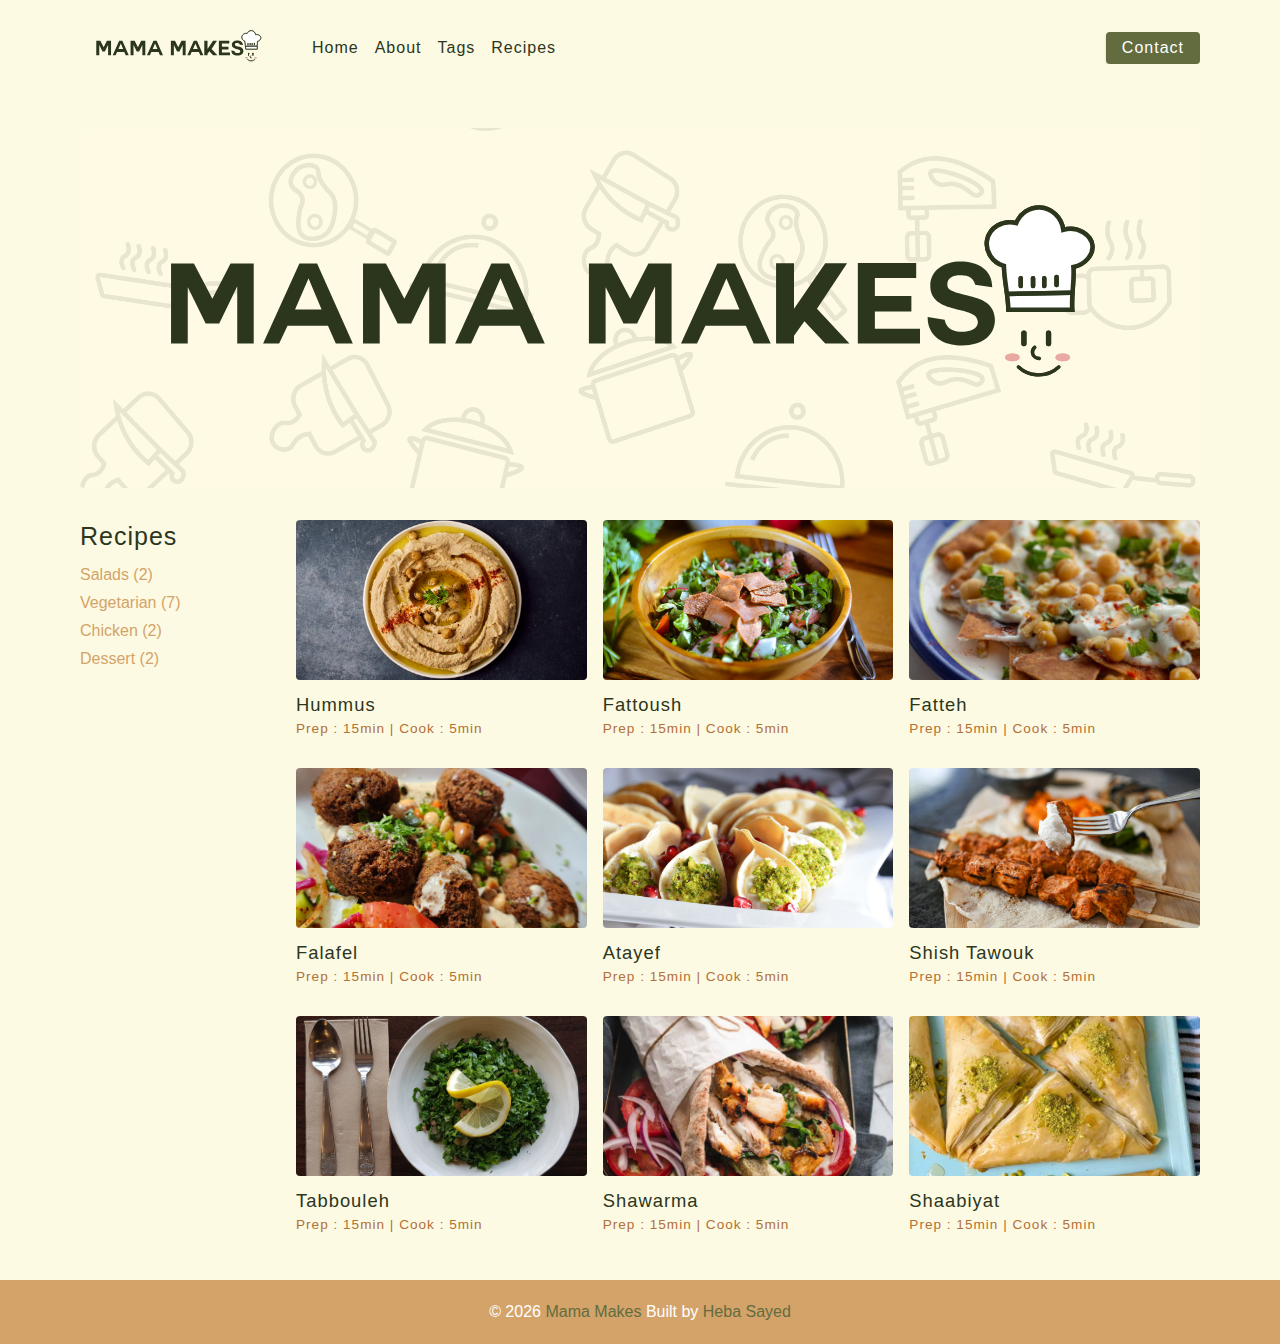
<file: index.html>
<!DOCTYPE html>
<html lang="en">
  <head>
    <meta charset="UTF-8" />
    <meta http-equiv="X-UA-Compatible" content="IE=edge" />
    <meta name="viewport" content="width=device-width, initial-scale=1.0" />
    <title>Simply Recipes</title>
    <!-- favicon -->
    <link rel="shortcut icon" href="./assets/favicon.ico" type="image/x-icon" />
    <!-- normalize -->
    <link rel="stylesheet" href="./css/normalize.css" />
    <!-- font-awesome -->
    <link
      rel="stylesheet"
      href="https://cdnjs.cloudflare.com/ajax/libs/font-awesome/5.14.0/css/all.min.css"
    />
    <!-- main css -->
    <link rel="stylesheet" href="./css/main.css" />
  </head>
  <body>
    <!-- nav  -->
    <nav class="navbar">
      <div class="nav-center">
        <div class="nav-header">
          <a href="index.html" class="nav-logo">
            <img src="./assets/logo.svg" alt="simply recipes" />
          </a>
          <button class="nav-btn btn">
            <i class="fas fa-align-justify"></i>
          </button>
        </div>
        <div class="nav-links">
          <a href="index.html" class="nav-link"> home </a>
          <a href="about.html" class="nav-link"> about </a>
          <a href="tags.html" class="nav-link"> tags </a>
          <a href="recipes.html" class="nav-link"> recipes </a>

          <div class="nav-link contact-link">
            <a href="contact.html" class="btn"> contact </a>
          </div>
        </div>
      </div>
    </nav>
    <!-- end of nav -->
    <!-- main -->
    <main class="page">
      <!-- header -->
      <header class="hero">
        <div class="hero-container">
          <div class="hero-svg">
            <img src="assets/logo.svg" alt="Mama Makes" />
          </div>
        </div>
      </header>
      <!-- end of header -->
      <section class="recipes-container">
        <!-- tag container -->
        <div class="tags-container">
          <h4>recipes</h4>
          <div class="tags-list">
            <a href="salads.html">Salads (2)</a>
            <a href="vegetarian.html">Vegetarian (7)</a>
            <a href="chicken.html">Chicken (2)</a>
            <a href="dessert.html">Dessert (2)</a>
          </div>
        </div>
        <!-- end of tag container -->
        <!-- recipes list -->
        <div class="recipes-list">
          <!-- single recipe -->
          <a href="hummus.html" class="recipe">
            <img
              src="./assets/recipes/hummus.jpeg"
              class="img recipe-img"
              alt=""
            />
            <h5>Hummus</h5>
            <p>Prep : 15min | Cook : 5min</p>
          </a>
          <!-- end of single recipe -->
          <!-- single recipe -->
          <a href="fattoush.html" class="recipe">
            <img
              src="./assets/recipes/fattoush.jpeg"
              class="img recipe-img"
              alt=""
            />
            <h5>Fattoush</h5>
            <p>Prep : 15min | Cook : 5min</p>
          </a>
          <!-- end of single recipe -->
          <!-- single recipe -->
          <a href="single-recipe.html" class="recipe">
            <img
              src="./assets/recipes/fatteh.jpeg"
              class="img recipe-img"
              alt=""
            />
            <h5>Fatteh</h5>
            <p>Prep : 15min | Cook : 5min</p>
          </a>
          <!-- end of single recipe -->
          <!-- single recipe -->
          <a href="single-recipe.html" class="recipe">
            <img
              src="./assets/recipes/falafel.jpeg"
              class="img recipe-img"
              alt=""
            />
            <h5>Falafel</h5>
            <p>Prep : 15min | Cook : 5min</p>
          </a>
          <!-- end of single recipe -->
          <!-- single recipe -->
          <a href="single-recipe.html" class="recipe">
            <img
              src="./assets/recipes/atayef.jpeg"
              class="img recipe-img"
              alt=""
            />
            <h5>Atayef</h5>
            <p>Prep : 15min | Cook : 5min</p>
          </a>
          <!-- end of single recipe -->
          <!-- single recipe -->
          <a href="single-recipe.html" class="recipe">
            <img
              src="./assets/recipes/Shishtawouk.jpeg"
              class="img recipe-img"
              alt=""
            />
            <h5>Shish Tawouk</h5>
            <p>Prep : 15min | Cook : 5min</p>
          </a>
          <!-- end of single recipe -->
          <!-- single recipe -->
          <a href="single-recipe.html" class="recipe">
            <img
              src="./assets/recipes/tabbouleh.jpeg"
              class="img recipe-img"
              alt=""
            />
            <h5>Tabbouleh</h5>
            <p>Prep : 15min | Cook : 5min</p>
          </a>
          <!-- end of single recipe -->
          <!-- single recipe -->
          <a href="single-recipe.html" class="recipe">
            <img
              src="./assets/recipes/shawarma.jpeg"
              class="img recipe-img"
              alt=""
            />
            <h5>Shawarma</h5>
            <p>Prep : 15min | Cook : 5min</p>
          </a>
          <!-- end of single recipe -->
          <!-- single recipe -->
          <a href="single-recipe.html" class="recipe">
            <img
              src="./assets/recipes/shaabiyat.jpeg"
              class="img recipe-img"
              alt=""
            />
            <h5>Shaabiyat</h5>
            <p>Prep : 15min | Cook : 5min</p>
          </a>
          <!-- end of single recipe -->
        </div>
        <!-- end of recipes list -->
      </section>
    </main>
    <!-- end of main -->
    <!-- footer -->
    <footer class="page-footer">
      <p>
        &copy; <span id="date"></span>
        <span class="footer-logo">Mama Makes</span> Built by
        <a href="https://www.hebasayed.com/">Heba Sayed</a>
      </p>
    </footer>
    <script src="./js/app.js"></script>
  </body>
</html>
</file>
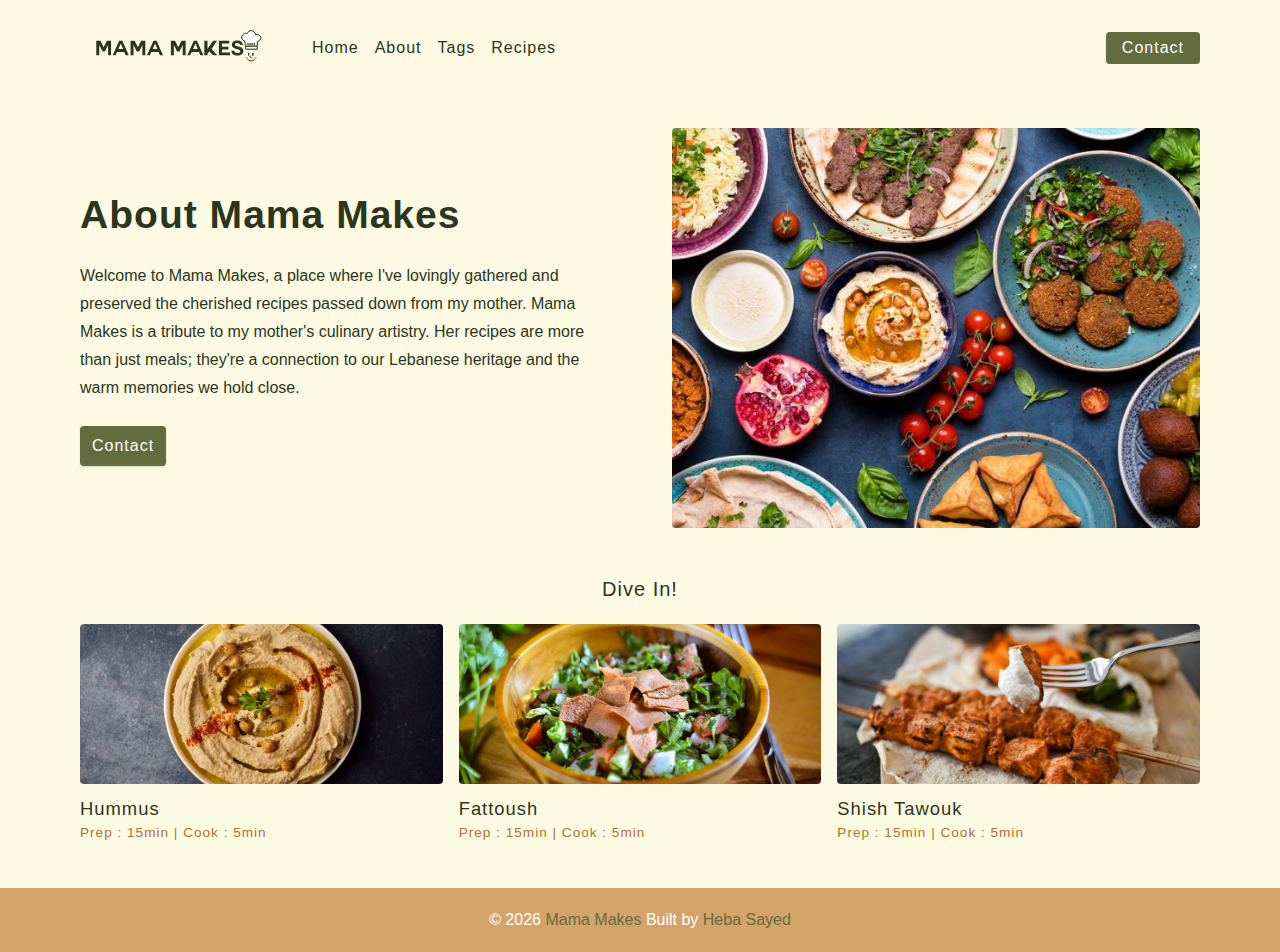
<file: about.html>
<!DOCTYPE html>
<html lang="en">
  <head>
    <meta charset="UTF-8" />
    <meta http-equiv="X-UA-Compatible" content="IE=edge" />
    <meta name="viewport" content="width=device-width, initial-scale=1.0" />
    <title>About</title>
    <!-- favicon -->
    <link rel="shortcut icon" href="./assets/favicon.ico" type="image/x-icon" />
    <!-- normalize -->
    <link rel="stylesheet" href="./css/normalize.css" />
    <!-- font-awesome -->
    <link
      rel="stylesheet"
      href="https://cdnjs.cloudflare.com/ajax/libs/font-awesome/5.14.0/css/all.min.css"
    />
    <!-- main css -->
    <link rel="stylesheet" href="./css/main.css" />
  </head>
  <body>
    <!-- nav  -->
    <nav class="navbar">
      <div class="nav-center">
        <div class="nav-header">
          <a href="index.html" class="nav-logo">
            <img src="./assets/logo.svg" alt="simply recipes" />
          </a>
          <button class="nav-btn btn">
            <i class="fas fa-align-justify"></i>
          </button>
        </div>
        <div class="nav-links">
          <a href="index.html" class="nav-link"> home </a>
          <a href="about.html" class="nav-link"> about </a>
          <a href="tags.html" class="nav-link"> tags </a>
          <a href="recipes.html" class="nav-link"> recipes </a>

          <div class="nav-link contact-link">
            <a href="contact.html" class="btn"> contact </a>
          </div>
        </div>
      </div>
    </nav>
    <!-- end of nav -->
    <main class="page">
      <section class="about-page">
        <article>
          <h2>About Mama Makes</h2>
          <p>
            Welcome to Mama Makes, a place where I've lovingly gathered and
            preserved the cherished recipes passed down from my mother. Mama
            Makes is a tribute to my mother's culinary artistry. Her recipes are
            more than just meals; they're a connection to our Lebanese heritage
            and the warm memories we hold close.
          </p>

          <a href="contact.html" class="btn"> contact </a>
        </article>
        <!-- needs fixes -->
        <img
          src="./assets/about.jpeg"
          alt="Person Pouring Salt in Bowl"
          class="img about-img"
        />
      </section>
      <section class="featured-recipes">
        <h5 class="featured-title">Dive in!</h5>
        <div class="recipes-list">
          <!-- single recipe -->
          <a href="hummus.html" class="recipe">
            <img
              src="./assets/recipes/hummus.jpeg"
              class="img recipe-img"
              alt=""
            />
            <h5>Hummus</h5>
            <p>Prep : 15min | Cook : 5min</p>
          </a>
          <!-- end of single recipe -->
          <!-- single recipe -->
          <a href="fattoush.html" class="recipe">
            <img
              src="./assets/recipes/fattoush.jpeg"
              class="img recipe-img"
              alt=""
            />
            <h5>Fattoush</h5>
            <p>Prep : 15min | Cook : 5min</p>
          </a>
          <!-- end of single recipe -->
          <!-- single recipe -->
          <a href="shishtawouk.html" class="recipe">
            <img
              src="./assets/recipes/Shishtawouk.jpeg"
              class="img recipe-img"
              alt=""
            />
            <h5>Shish Tawouk</h5>
            <p>Prep : 15min | Cook : 5min</p>
          </a>
          <!-- end of single recipe -->
        </div>
      </section>
    </main>
    <!-- footer -->
    <footer class="page-footer">
      <p>
        &copy; <span id="date"></span>
        <span class="footer-logo">Mama Makes</span> Built by
        <a href="https://www.hebasayed.com/">Heba Sayed</a>
      </p>
    </footer>
    <script src="./js/app.js"></script>
  </body>
</html>
</file>
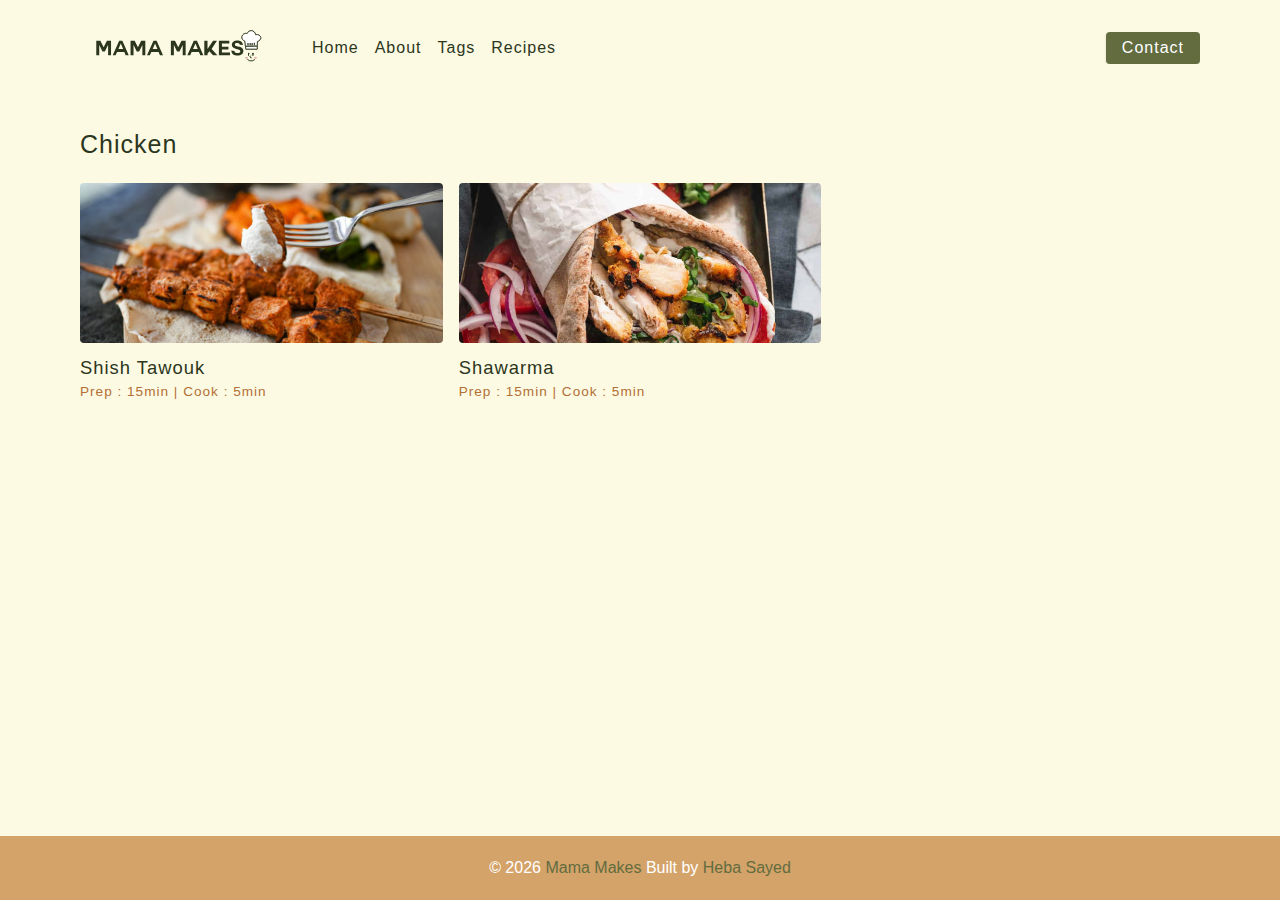
<file: chicken.html>
<!DOCTYPE html>
<html lang="en">
  <head>
    <meta charset="UTF-8" />
    <meta http-equiv="X-UA-Compatible" content="IE=edge" />
    <meta name="viewport" content="width=device-width, initial-scale=1.0" />
    <title>Recipe Template</title>
    <!-- favicon -->
    <link rel="shortcut icon" href="./assets/favicon.ico" type="image/x-icon" />
    <!-- normalize -->
    <link rel="stylesheet" href="./css/normalize.css" />
    <!-- font-awesome -->
    <link
      rel="stylesheet"
      href="https://cdnjs.cloudflare.com/ajax/libs/font-awesome/5.14.0/css/all.min.css"
    />
    <!-- main css -->
    <link rel="stylesheet" href="./css/main.css" />
  </head>
  <body>
    <!-- nav  -->
    <nav class="navbar">
      <div class="nav-center">
        <div class="nav-header">
          <a href="index.html" class="nav-logo">
            <img src="./assets/logo.svg" alt="simply recipes" />
          </a>
          <button class="nav-btn btn">
            <i class="fas fa-align-justify"></i>
          </button>
        </div>
        <div class="nav-links">
          <a href="index.html" class="nav-link"> home </a>
          <a href="about.html" class="nav-link"> about </a>
          <a href="tags.html" class="nav-link"> tags </a>
          <a href="recipes.html" class="nav-link"> recipes </a>

          <div class="nav-link contact-link">
            <a href="contact.html" class="btn"> contact </a>
          </div>
        </div>
      </div>
    </nav>
    <!-- end of nav -->
    <main class="page">
      <div class="featured-recipes">
        <h4>Chicken</h4>
        <!-- recipes list -->
        <div class="recipes-list">
          <!-- single recipe -->
          <a href="single-recipe.html" class="recipe">
            <img
              src="./assets/recipes/Shishtawouk.jpeg"
              class="img recipe-img"
              alt=""
            />
            <h5>Shish Tawouk</h5>
            <p>Prep : 15min | Cook : 5min</p>
          </a>
          <!-- end of single recipe -->

          <!-- single recipe -->
          <a href="single-recipe.html" class="recipe">
            <img
              src="./assets/recipes/shawarma.jpeg"
              class="img recipe-img"
              alt=""
            />
            <h5>Shawarma</h5>
            <p>Prep : 15min | Cook : 5min</p>
          </a>
          <!-- end of single recipe -->
        </div>
        <!-- end of recipe list -->
      </div>
    </main>
    <!-- footer -->
    <footer class="page-footer">
      <p>
        &copy; <span id="date"></span>
        <span class="footer-logo">Mama Makes</span> Built by
        <a href="https://www.hebasayed.com/">Heba Sayed</a>
      </p>
    </footer>
    <script src="./js/app.js"></script>
  </body>
</html>
</file>
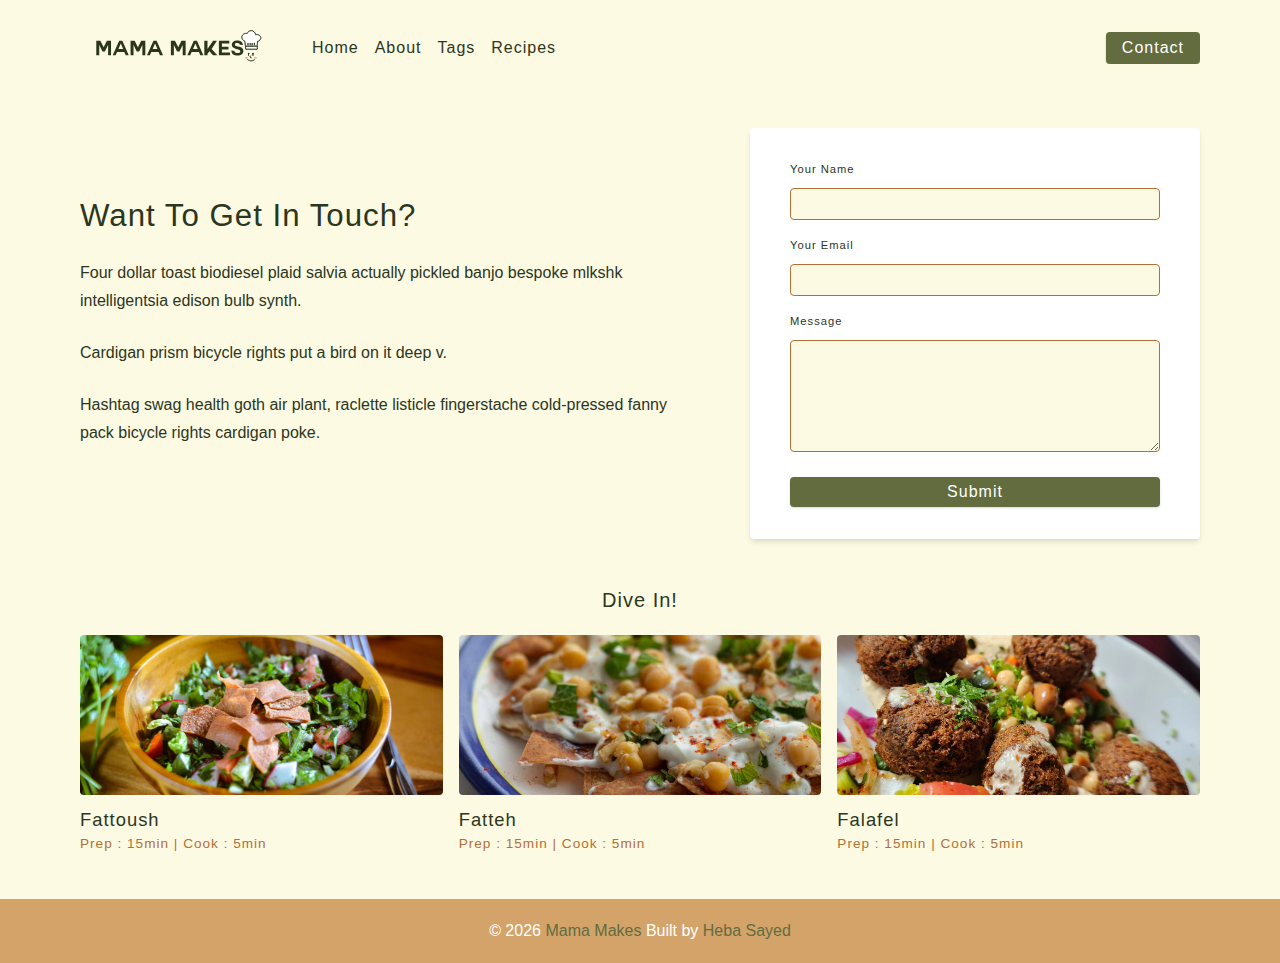
<file: contact.html>
<!DOCTYPE html>
<html lang="en">
  <head>
    <meta charset="UTF-8" />
    <meta http-equiv="X-UA-Compatible" content="IE=edge" />
    <meta name="viewport" content="width=device-width, initial-scale=1.0" />
    <title>Contact</title>
    <!-- favicon -->
    <link rel="shortcut icon" href="./assets/favicon.ico" type="image/x-icon" />
    <!-- normalize -->
    <link rel="stylesheet" href="./css/normalize.css" />
    <!-- font-awesome -->
    <link
      rel="stylesheet"
      href="https://cdnjs.cloudflare.com/ajax/libs/font-awesome/5.14.0/css/all.min.css"
    />
    <!-- main css -->
    <link rel="stylesheet" href="./css/main.css" />
  </head>
  <body>
    <!-- nav  -->
    <nav class="navbar">
      <div class="nav-center">
        <div class="nav-header">
          <a href="index.html" class="nav-logo">
            <img src="./assets/logo.svg" alt="simply recipes" />
          </a>
          <button class="nav-btn btn">
            <i class="fas fa-align-justify"></i>
          </button>
        </div>
        <div class="nav-links">
          <a href="index.html" class="nav-link"> home </a>
          <a href="about.html" class="nav-link"> about </a>
          <a href="tags.html" class="nav-link"> tags </a>
          <a href="recipes.html" class="nav-link"> recipes </a>

          <div class="nav-link contact-link">
            <a href="contact.html" class="btn"> contact </a>
          </div>
        </div>
      </div>
    </nav>
    <!-- end of nav -->
    <main class="page">
      <section class="contact-container">
        <article class="contact-info">
          <h3>Want To Get In Touch?</h3>
          <p>
            Four dollar toast biodiesel plaid salvia actually pickled banjo
            bespoke mlkshk intelligentsia edison bulb synth.
          </p>
          <p>Cardigan prism bicycle rights put a bird on it deep v.</p>
          <p>
            Hashtag swag health goth air plant, raclette listicle fingerstache
            cold-pressed fanny pack bicycle rights cardigan poke.
          </p>
        </article>
        <article>
          <form class="form contact-form">
            <div class="form-row">
              <label html="name" class="form-label">your name</label>
              <input type="text" name="name" id="name" class="form-input" />
            </div>
            <div class="form-row">
              <label html="email" class="form-label">your email</label>
              <input type="text" name="email" id="email" class="form-input" />
            </div>
            <div class="form-row">
              <label html="message" class="form-label">message</label>
              <textarea
                name="message"
                id="message"
                class="form-textarea"
              ></textarea>
            </div>
            <button type="submit" class="btn btn-block">submit</button>
          </form>
        </article>
      </section>
      <!-- featured recipes -->
      <section class="featured-recipes">
        <h5 class="featured-title">Dive in!</h5>
        <div class="recipes-list">
          <!-- single recipe -->
          <a href="single-recipe.html" class="recipe">
            <img
              src="./assets/recipes/fattoush.jpeg"
              class="img recipe-img"
              alt=""
            />
            <h5>Fattoush</h5>
            <p>Prep : 15min | Cook : 5min</p>
          </a>
          <!-- end of single recipe -->
          <!-- single recipe -->
          <a href="single-recipe.html" class="recipe">
            <img
              src="./assets/recipes/fatteh.jpeg"
              class="img recipe-img"
              alt=""
            />
            <h5>Fatteh</h5>
            <p>Prep : 15min | Cook : 5min</p>
          </a>
          <!-- end of single recipe -->
          <!-- single recipe -->
          <a href="single-recipe.html" class="recipe">
            <img
              src="./assets/recipes/falafel.jpeg"
              class="img recipe-img"
              alt=""
            />
            <h5>Falafel</h5>
            <p>Prep : 15min | Cook : 5min</p>
          </a>
          <!-- end of single recipe -->
        </div>
      </section>
    </main>
    <!-- footer -->
    <footer class="page-footer">
      <p>
        &copy; <span id="date"></span>
        <span class="footer-logo">Mama Makes</span> Built by
        <a href="https://www.hebasayed.com/">Heba Sayed</a>
      </p>
    </footer>
    <script src="./js/app.js"></script>
  </body>
</html>
</file>
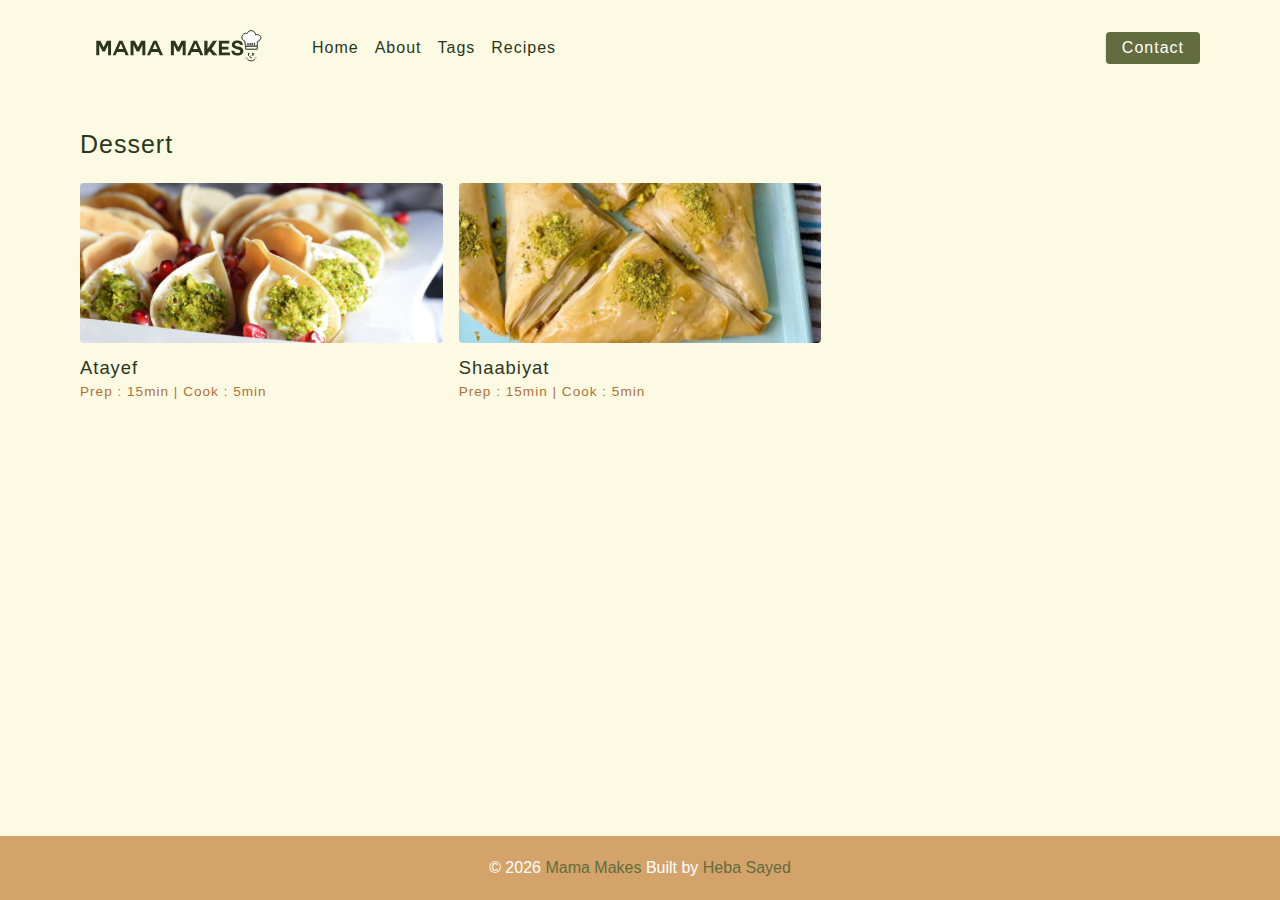
<file: dessert.html>
<!DOCTYPE html>
<html lang="en">
  <head>
    <meta charset="UTF-8" />
    <meta http-equiv="X-UA-Compatible" content="IE=edge" />
    <meta name="viewport" content="width=device-width, initial-scale=1.0" />
    <title>Recipe Template</title>
    <!-- favicon -->
    <link rel="shortcut icon" href="./assets/favicon.ico" type="image/x-icon" />
    <!-- normalize -->
    <link rel="stylesheet" href="./css/normalize.css" />
    <!-- font-awesome -->
    <link
      rel="stylesheet"
      href="https://cdnjs.cloudflare.com/ajax/libs/font-awesome/5.14.0/css/all.min.css"
    />
    <!-- main css -->
    <link rel="stylesheet" href="./css/main.css" />
  </head>
  <body>
    <!-- nav  -->
    <nav class="navbar">
      <div class="nav-center">
        <div class="nav-header">
          <a href="index.html" class="nav-logo">
            <img src="./assets/logo.svg" alt="simply recipes" />
          </a>
          <button class="nav-btn btn">
            <i class="fas fa-align-justify"></i>
          </button>
        </div>
        <div class="nav-links">
          <a href="index.html" class="nav-link"> home </a>
          <a href="about.html" class="nav-link"> about </a>
          <a href="tags.html" class="nav-link"> tags </a>
          <a href="recipes.html" class="nav-link"> recipes </a>

          <div class="nav-link contact-link">
            <a href="contact.html" class="btn"> contact </a>
          </div>
        </div>
      </div>
    </nav>
    <!-- end of nav -->
    <main class="page">
      <div class="featured-recipes">
        <h4>Dessert</h4>
        <!-- recipes list -->
        <div class="recipes-list">
          <!-- single recipe -->
          <a href="single-recipe.html" class="recipe">
            <img
              src="./assets/recipes/atayef.jpeg"
              class="img recipe-img"
              alt=""
            />
            <h5>Atayef</h5>
            <p>Prep : 15min | Cook : 5min</p>
          </a>
          <!-- end of single recipe -->

          <!-- single recipe -->
          <a href="single-recipe.html" class="recipe">
            <img
              src="./assets/recipes/shaabiyat.jpeg"
              class="img recipe-img"
              alt=""
            />
            <h5>Shaabiyat</h5>
            <p>Prep : 15min | Cook : 5min</p>
          </a>
          <!-- end of single recipe -->
        </div>
        <!-- end of recipe list -->
      </div>
    </main>
    <!-- footer -->
    <footer class="page-footer">
      <p>
        &copy; <span id="date"></span>
        <span class="footer-logo">Mama Makes</span> Built by
        <a href="https://www.hebasayed.com/">Heba Sayed</a>
      </p>
    </footer>
    <script src="./js/app.js"></script>
  </body>
</html>
</file>
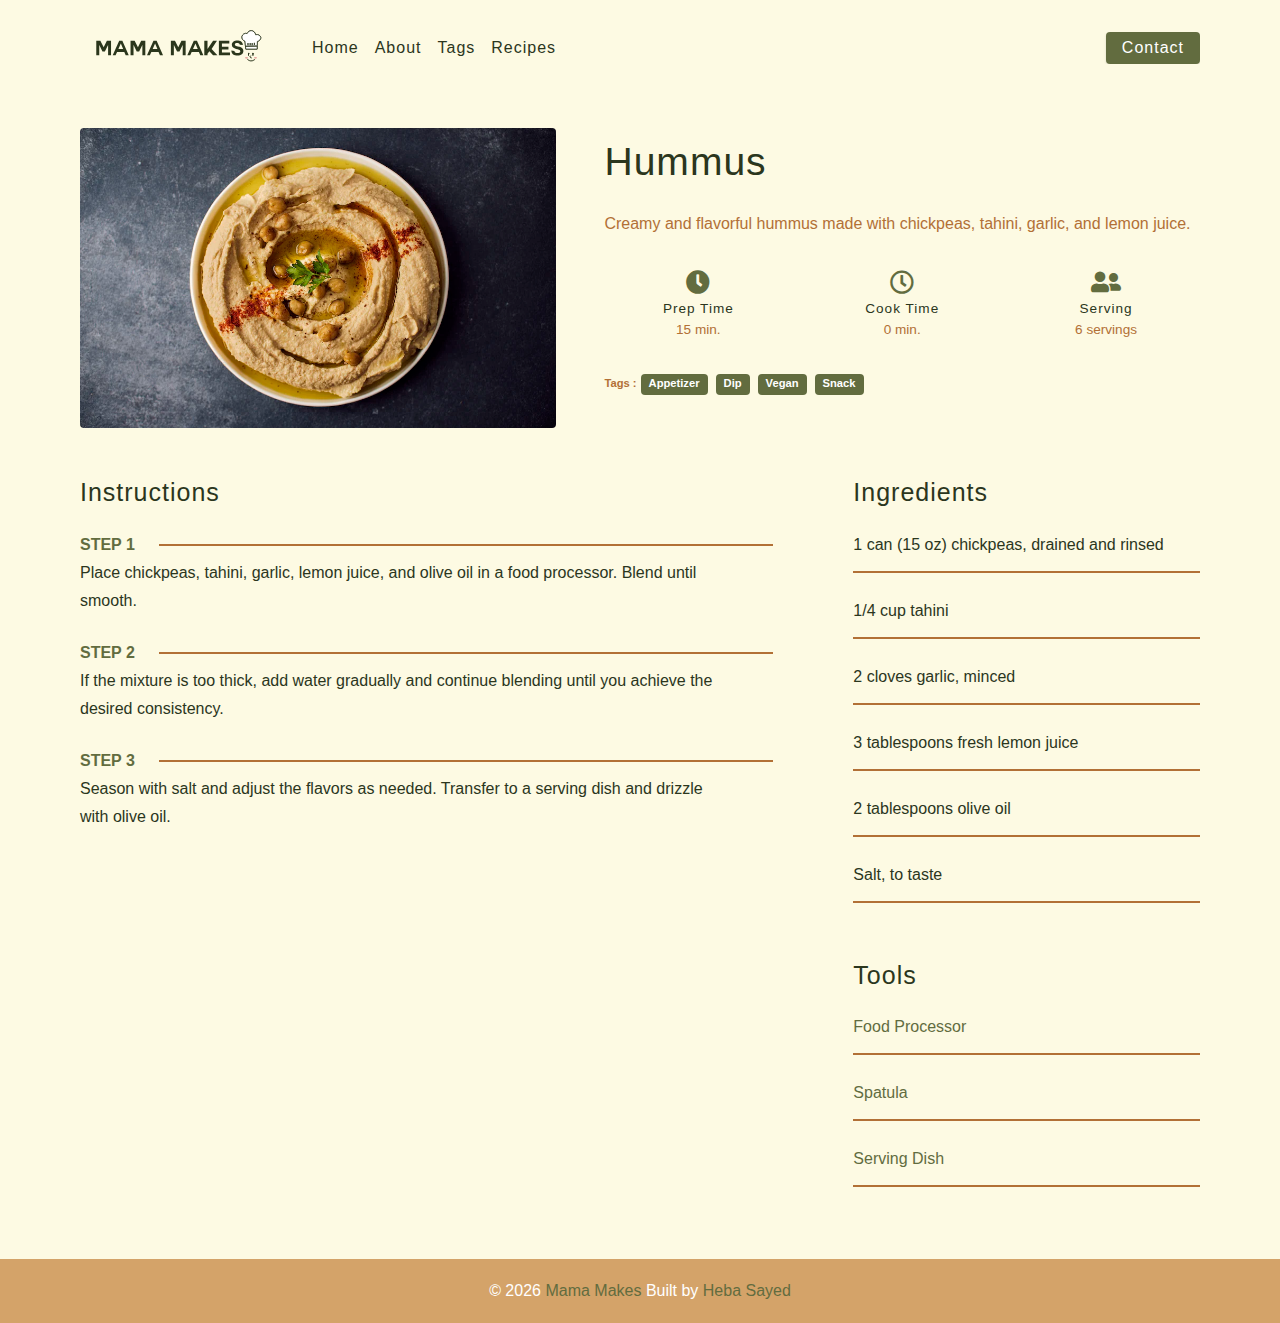
<file: fattoush.html>
<!DOCTYPE html>
<html lang="en">
  <head>
    <meta charset="UTF-8" />
    <meta http-equiv="X-UA-Compatible" content="IE=edge" />
    <meta name="viewport" content="width=device-width, initial-scale=1.0" />
    <title>Hummus Recipe</title>
    <!-- favicon -->
    <link rel="shortcut icon" href="./assets/favicon.ico" type="image/x-icon" />
    <!-- normalize -->
    <link rel="stylesheet" href="./css/normalize.css" />
    <!-- font-awesome -->
    <link
      rel="stylesheet"
      href="https://cdnjs.cloudflare.com/ajax/libs/font-awesome/5.14.0/css/all.min.css"
    />
    <!-- main css -->
    <link rel="stylesheet" href="./css/main.css" />
  </head>
  <body>
    <!-- nav  -->
    <nav class="navbar">
      <div class="nav-center">
        <div class="nav-header">
          <a href="index.html" class="nav-logo">
            <img src="./assets/logo.svg" alt="simply recipes" />
          </a>
          <button class="nav-btn btn">
            <i class="fas fa-align-justify"></i>
          </button>
        </div>
        <div class="nav-links">
          <a href="index.html" class="nav-link"> home </a>
          <a href="about.html" class="nav-link"> about </a>
          <a href="tags.html" class="nav-link"> tags </a>
          <a href="recipes.html" class="nav-link"> recipes </a>

          <div class="nav-link contact-link">
            <a href="contact.html" class="btn"> contact </a>
          </div>
        </div>
      </div>
    </nav>
    <!-- end of nav -->
    <main class="page">
      <div class="recipe-page">
        <section class="recipe-hero">
          <img src="./assets/recipes/hummus.jpeg" class="img recipe-hero-img" />
          <article class="recipe-info">
            <h2>Hummus</h2>
            <p>
              Creamy and flavorful hummus made with chickpeas, tahini, garlic,
              and lemon juice.
            </p>
            <div class="recipe-icons">
              <article>
                <i class="fas fa-clock"></i>
                <h5>prep time</h5>
                <p>15 min.</p>
              </article>
              <article>
                <i class="far fa-clock"></i>
                <h5>cook time</h5>
                <p>0 min.</p>
              </article>
              <article>
                <i class="fas fa-user-friends"></i>
                <h5>serving</h5>
                <p>6 servings</p>
              </article>
            </div>
            <p class="recipe-tags">
              Tags : <a href="tag-template.html">appetizer</a>
              <a href="tag-template.html">dip</a>
              <a href="tag-template.html">vegan</a>
              <a href="tag-template.html">snack</a>
            </p>
          </article>
        </section>
        <!-- content -->
        <section class="recipe-content">
          <article>
            <h4>instructions</h4>
            <!-- single instruction -->
            <div class="single-instruction">
              <header>
                <p>step 1</p>
                <div></div>
              </header>
              <p>
                Place chickpeas, tahini, garlic, lemon juice, and olive oil in a
                food processor. Blend until smooth.
              </p>
            </div>
            <!-- end of single instruction -->
            <!-- single instruction -->
            <div class="single-instruction">
              <header>
                <p>step 2</p>
                <div></div>
              </header>
              <p>
                If the mixture is too thick, add water gradually and continue
                blending until you achieve the desired consistency.
              </p>
            </div>
            <!-- end of single instruction -->
            <!-- single instruction -->
            <div class="single-instruction">
              <header>
                <p>step 3</p>
                <div></div>
              </header>
              <p>
                Season with salt and adjust the flavors as needed. Transfer to a
                serving dish and drizzle with olive oil.
              </p>
            </div>
            <!-- end of single instruction -->
          </article>
          <article class="second-column">
            <div>
              <h4>ingredients</h4>
              <p class="single-ingredient">
                1 can (15 oz) chickpeas, drained and rinsed
              </p>
              <p class="single-ingredient">1/4 cup tahini</p>
              <p class="single-ingredient">2 cloves garlic, minced</p>
              <p class="single-ingredient">3 tablespoons fresh lemon juice</p>
              <p class="single-ingredient">2 tablespoons olive oil</p>
              <p class="single-ingredient">Salt, to taste</p>
            </div>
            <div>
              <h4>tools</h4>
              <p class="single-tool">Food Processor</p>
              <p class="single-tool">Spatula</p>
              <p class="single-tool">Serving Dish</p>
            </div>
          </article>
        </section>
      </div>
    </main>
    <!-- footer -->
    <footer class="page-footer">
      <p>
        &copy; <span id="date"></span>
        <span class="footer-logo">Mama Makes</span> Built by
        <a href="https://www.hebasayed.com/">Heba Sayed</a>
      </p>
    </footer>
    <script src="./js/app.js"></script>
  </body>
</html>
</file>
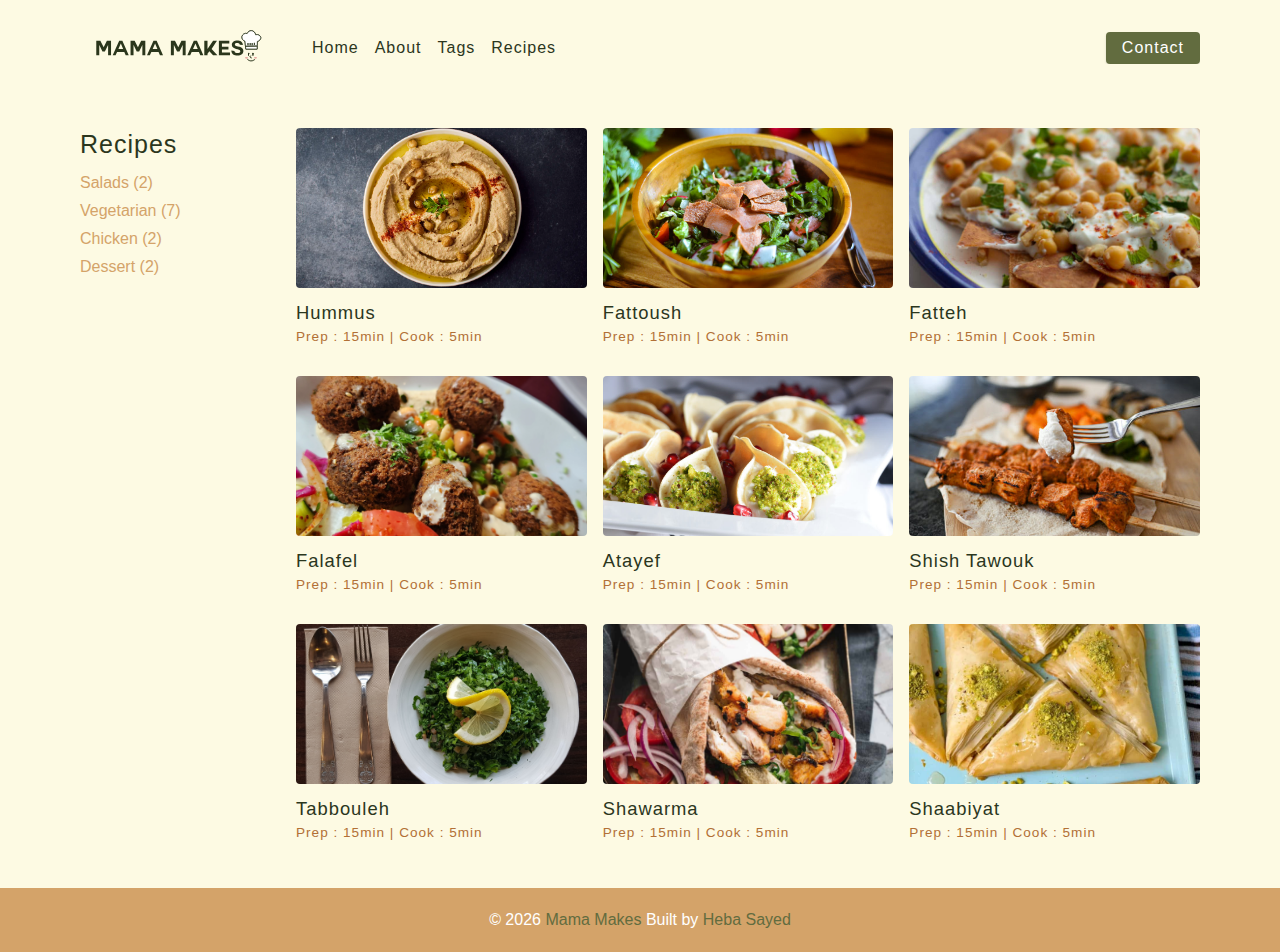
<file: recipes.html>
<!DOCTYPE html>
<html lang="en">
  <head>
    <meta charset="UTF-8" />
    <meta http-equiv="X-UA-Compatible" content="IE=edge" />
    <meta name="viewport" content="width=device-width, initial-scale=1.0" />
    <title>Recipes</title>
    <!-- favicon -->
    <link rel="shortcut icon" href="./assets/favicon.ico" type="image/x-icon" />
    <!-- normalize -->
    <link rel="stylesheet" href="./css/normalize.css" />
    <!-- font-awesome -->
    <link
      rel="stylesheet"
      href="https://cdnjs.cloudflare.com/ajax/libs/font-awesome/5.14.0/css/all.min.css"
    />
    <!-- main css -->
    <link rel="stylesheet" href="./css/main.css" />
  </head>
  <body>
    <!-- nav  -->
    <nav class="navbar">
      <div class="nav-center">
        <div class="nav-header">
          <a href="index.html" class="nav-logo">
            <img src="./assets/logo.svg" alt="simply recipes" />
          </a>
          <button class="nav-btn btn">
            <i class="fas fa-align-justify"></i>
          </button>
        </div>
        <div class="nav-links">
          <a href="index.html" class="nav-link"> home </a>
          <a href="about.html" class="nav-link"> about </a>
          <a href="tags.html" class="nav-link"> tags </a>
          <a href="recipes.html" class="nav-link"> recipes </a>

          <div class="nav-link contact-link">
            <a href="contact.html" class="btn"> contact </a>
          </div>
        </div>
      </div>
    </nav>
    <!-- end of nav -->
    <!-- main -->
    <main class="page">
      <section class="recipes-container">
        <!-- tag container -->
        <div class="tags-container">
          <h4>recipes</h4>
          <div class="tags-list">
            <a href="salads.html">Salads (2)</a>
            <a href="vegetarian.html">Vegetarian (7)</a>
            <a href="chicken.html">Chicken (2)</a>
            <a href="dessert.html">Dessert (2)</a>
          </div>
        </div>
        <!-- end of tag container -->
        <!-- recipes list -->
        <div class="recipes-list">
          <!-- single recipe -->
          <a href="single-recipe.html" class="recipe">
            <img
              src="./assets/recipes/hummus.jpeg"
              class="img recipe-img"
              alt=""
            />
            <h5>Hummus</h5>
            <p>Prep : 15min | Cook : 5min</p>
          </a>
          <!-- end of single recipe -->
          <!-- single recipe -->
          <a href="single-recipe.html" class="recipe">
            <img
              src="./assets/recipes/fattoush.jpeg"
              class="img recipe-img"
              alt=""
            />
            <h5>Fattoush</h5>
            <p>Prep : 15min | Cook : 5min</p>
          </a>
          <!-- end of single recipe -->
          <!-- single recipe -->
          <a href="single-recipe.html" class="recipe">
            <img
              src="./assets/recipes/fatteh.jpeg"
              class="img recipe-img"
              alt=""
            />
            <h5>Fatteh</h5>
            <p>Prep : 15min | Cook : 5min</p>
          </a>
          <!-- end of single recipe -->
          <!-- single recipe -->
          <a href="single-recipe.html" class="recipe">
            <img
              src="./assets/recipes/falafel.jpeg"
              class="img recipe-img"
              alt=""
            />
            <h5>Falafel</h5>
            <p>Prep : 15min | Cook : 5min</p>
          </a>
          <!-- end of single recipe -->
          <!-- single recipe -->
          <a href="single-recipe.html" class="recipe">
            <img
              src="./assets/recipes/atayef.jpeg"
              class="img recipe-img"
              alt=""
            />
            <h5>Atayef</h5>
            <p>Prep : 15min | Cook : 5min</p>
          </a>
          <!-- end of single recipe -->
          <!-- single recipe -->
          <a href="single-recipe.html" class="recipe">
            <img
              src="./assets/recipes/Shishtawouk.jpeg"
              class="img recipe-img"
              alt=""
            />
            <h5>Shish Tawouk</h5>
            <p>Prep : 15min | Cook : 5min</p>
          </a>
          <!-- end of single recipe -->
          <!-- single recipe -->
          <a href="single-recipe.html" class="recipe">
            <img
              src="./assets/recipes/tabbouleh.jpeg"
              class="img recipe-img"
              alt=""
            />
            <h5>Tabbouleh</h5>
            <p>Prep : 15min | Cook : 5min</p>
          </a>
          <!-- end of single recipe -->
          <!-- single recipe -->
          <a href="single-recipe.html" class="recipe">
            <img
              src="./assets/recipes/shawarma.jpeg"
              class="img recipe-img"
              alt=""
            />
            <h5>Shawarma</h5>
            <p>Prep : 15min | Cook : 5min</p>
          </a>
          <!-- end of single recipe -->
          <!-- single recipe -->
          <a href="single-recipe.html" class="recipe">
            <img
              src="./assets/recipes/shaabiyat.jpeg"
              class="img recipe-img"
              alt=""
            />
            <h5>Shaabiyat</h5>
            <p>Prep : 15min | Cook : 5min</p>
          </a>
          <!-- end of single recipe -->
        </div>
      </section>
    </main>
    <!-- end of main -->
    <!-- footer -->
    <footer class="page-footer">
      <p>
        &copy; <span id="date"></span>
        <span class="footer-logo">Mama Makes</span> Built by
        <a href="https://www.hebasayed.com/">Heba Sayed</a>
      </p>
    </footer>
    <script src="./js/app.js"></script>
  </body>
</html>
</file>
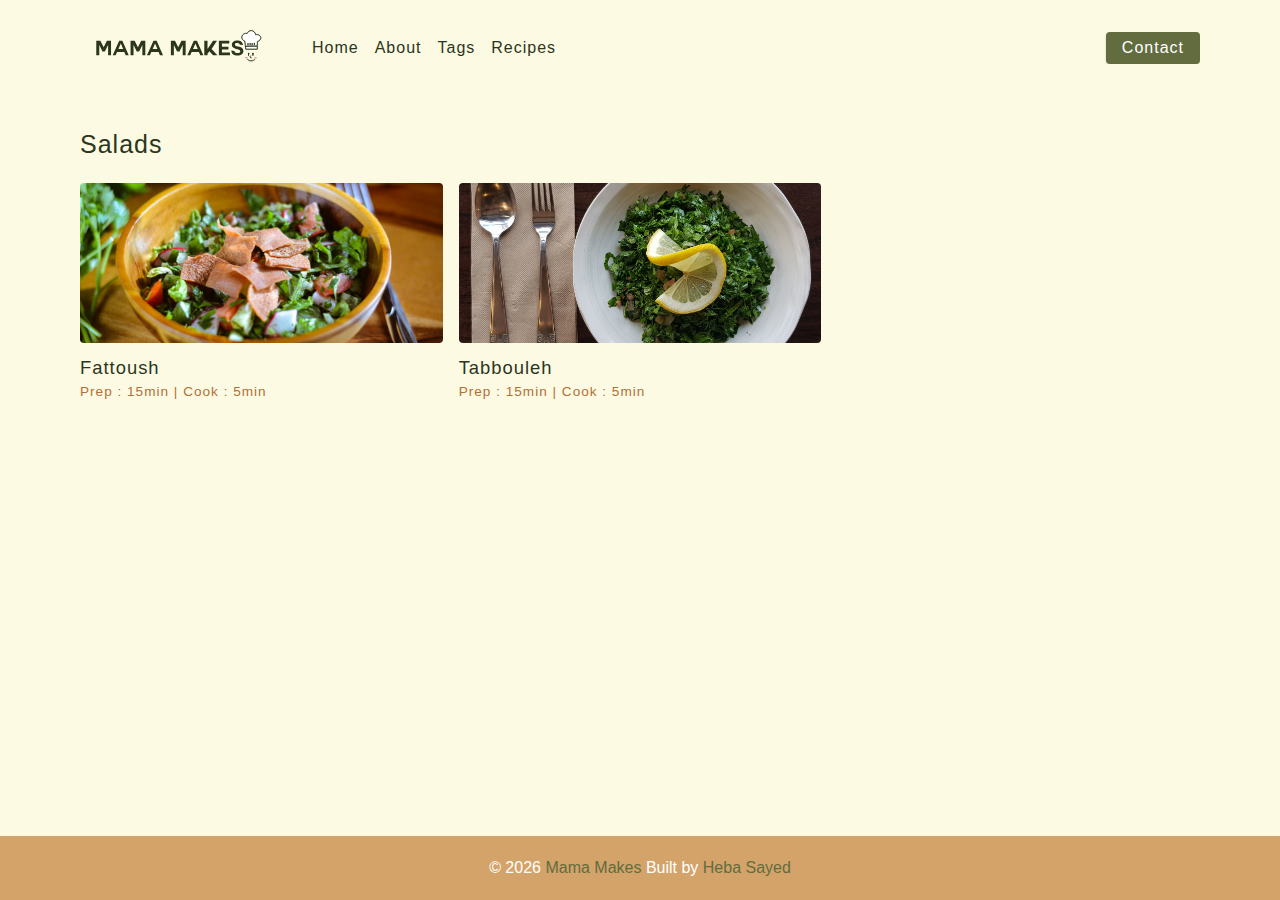
<file: salads.html>
<!DOCTYPE html>
<html lang="en">
  <head>
    <meta charset="UTF-8" />
    <meta http-equiv="X-UA-Compatible" content="IE=edge" />
    <meta name="viewport" content="width=device-width, initial-scale=1.0" />
    <title>Recipe Template</title>
    <!-- favicon -->
    <link rel="shortcut icon" href="./assets/favicon.ico" type="image/x-icon" />
    <!-- normalize -->
    <link rel="stylesheet" href="./css/normalize.css" />
    <!-- font-awesome -->
    <link
      rel="stylesheet"
      href="https://cdnjs.cloudflare.com/ajax/libs/font-awesome/5.14.0/css/all.min.css"
    />
    <!-- main css -->
    <link rel="stylesheet" href="./css/main.css" />
  </head>
  <body>
    <!-- nav  -->
    <nav class="navbar">
      <div class="nav-center">
        <div class="nav-header">
          <a href="index.html" class="nav-logo">
            <img src="./assets/logo.svg" alt="simply recipes" />
          </a>
          <button class="nav-btn btn">
            <i class="fas fa-align-justify"></i>
          </button>
        </div>
        <div class="nav-links">
          <a href="index.html" class="nav-link"> home </a>
          <a href="about.html" class="nav-link"> about </a>
          <a href="tags.html" class="nav-link"> tags </a>
          <a href="recipes.html" class="nav-link"> recipes </a>

          <div class="nav-link contact-link">
            <a href="contact.html" class="btn"> contact </a>
          </div>
        </div>
      </div>
    </nav>
    <!-- end of nav -->
    <main class="page">
      <div class="featured-recipes">
        <h4>Salads</h4>
        <!-- recipes list -->
        <div class="recipes-list">
          <!-- single recipe -->
          <a href="single-recipe.html" class="recipe">
            <img
              src="./assets/recipes/fattoush.jpeg"
              class="img recipe-img"
              alt=""
            />
            <h5>Fattoush</h5>
            <p>Prep : 15min | Cook : 5min</p>
          </a>
          <!-- end of single recipe -->

          <!-- single recipe -->
          <a href="single-recipe.html" class="recipe">
            <img
              src="./assets/recipes/tabbouleh.jpeg"
              class="img recipe-img"
              alt=""
            />
            <h5>Tabbouleh</h5>
            <p>Prep : 15min | Cook : 5min</p>
          </a>
          <!-- end of single recipe -->
        </div>
        <!-- end of recipe list -->
      </div>
    </main>
    <!-- footer -->
    <footer class="page-footer">
      <p>
        &copy; <span id="date"></span>
        <span class="footer-logo">Mama Makes</span> Built by
        <a href="https://www.hebasayed.com/">Heba Sayed</a>
      </p>
    </footer>
    <script src="./js/app.js"></script>
  </body>
</html>
</file>
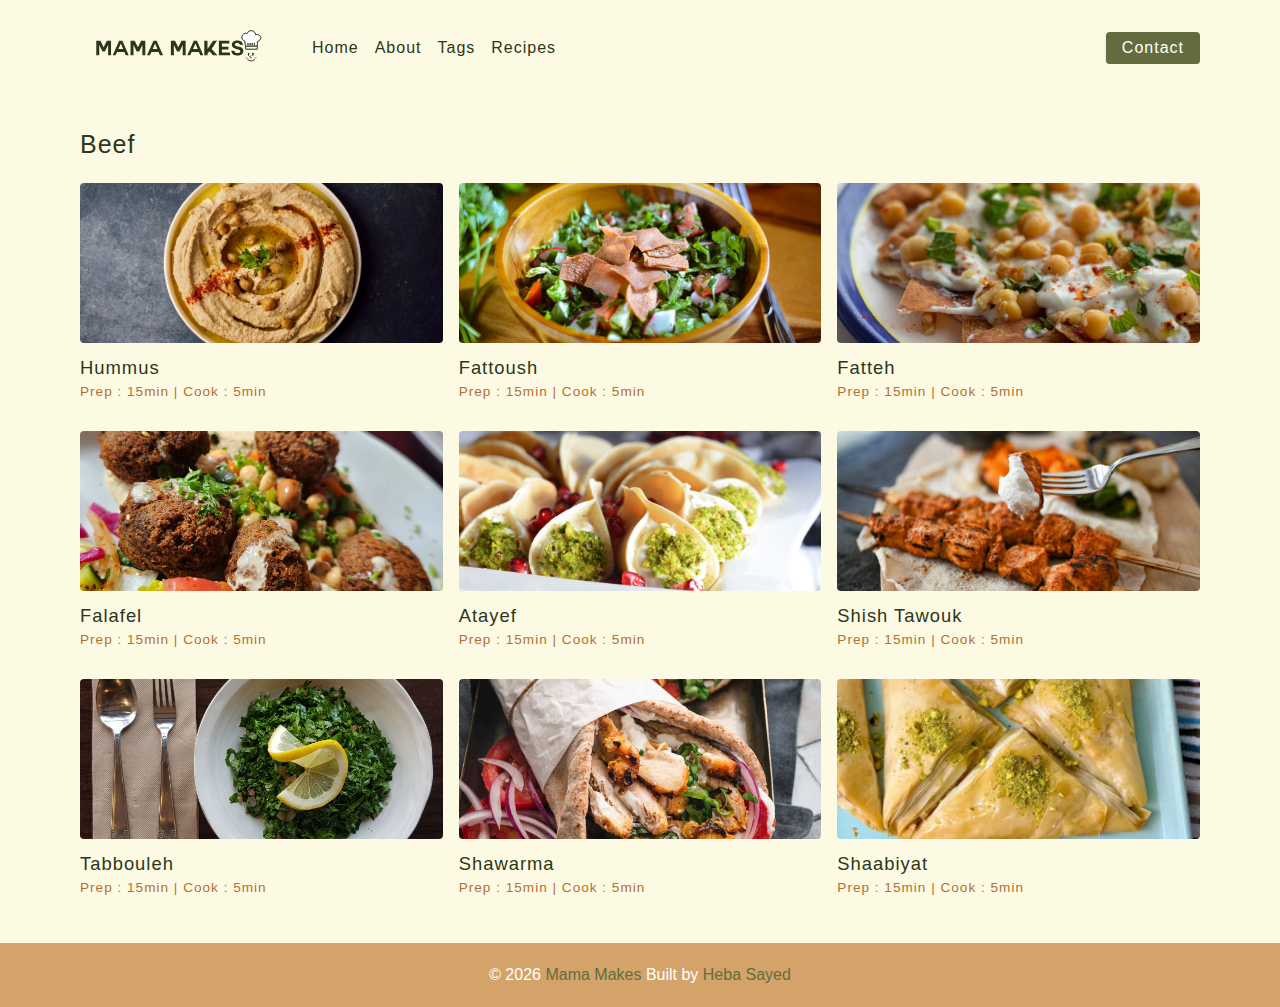
<file: tag-template.html>
<!DOCTYPE html>
<html lang="en">
  <head>
    <meta charset="UTF-8" />
    <meta http-equiv="X-UA-Compatible" content="IE=edge" />
    <meta name="viewport" content="width=device-width, initial-scale=1.0" />
    <title>Recipe Template</title>
    <!-- favicon -->
    <link rel="shortcut icon" href="./assets/favicon.ico" type="image/x-icon" />
    <!-- normalize -->
    <link rel="stylesheet" href="./css/normalize.css" />
    <!-- font-awesome -->
    <link
      rel="stylesheet"
      href="https://cdnjs.cloudflare.com/ajax/libs/font-awesome/5.14.0/css/all.min.css"
    />
    <!-- main css -->
    <link rel="stylesheet" href="./css/main.css" />
  </head>
  <body>
    <!-- nav  -->
    <nav class="navbar">
      <div class="nav-center">
        <div class="nav-header">
          <a href="index.html" class="nav-logo">
            <img src="./assets/logo.svg" alt="simply recipes" />
          </a>
          <button class="nav-btn btn">
            <i class="fas fa-align-justify"></i>
          </button>
        </div>
        <div class="nav-links">
          <a href="index.html" class="nav-link"> home </a>
          <a href="about.html" class="nav-link"> about </a>
          <a href="tags.html" class="nav-link"> tags </a>
          <a href="recipes.html" class="nav-link"> recipes </a>

          <div class="nav-link contact-link">
            <a href="contact.html" class="btn"> contact </a>
          </div>
        </div>
      </div>
    </nav>
    <!-- end of nav -->
    <main class="page">
      <div class="featured-recipes">
        <h4>Beef</h4>
        <!-- recipes list -->
        <div class="recipes-list">
          <!-- single recipe -->
          <a href="single-recipe.html" class="recipe">
            <img
              src="./assets/recipes/hummus.jpeg"
              class="img recipe-img"
              alt=""
            />
            <h5>Hummus</h5>
            <p>Prep : 15min | Cook : 5min</p>
          </a>
          <!-- end of single recipe -->
          <!-- single recipe -->
          <a href="single-recipe.html" class="recipe">
            <img
              src="./assets/recipes/fattoush.jpeg"
              class="img recipe-img"
              alt=""
            />
            <h5>Fattoush</h5>
            <p>Prep : 15min | Cook : 5min</p>
          </a>
          <!-- end of single recipe -->
          <!-- single recipe -->
          <a href="single-recipe.html" class="recipe">
            <img
              src="./assets/recipes/fatteh.jpeg"
              class="img recipe-img"
              alt=""
            />
            <h5>Fatteh</h5>
            <p>Prep : 15min | Cook : 5min</p>
          </a>
          <!-- end of single recipe -->
          <!-- single recipe -->
          <a href="single-recipe.html" class="recipe">
            <img
              src="./assets/recipes/falafel.jpeg"
              class="img recipe-img"
              alt=""
            />
            <h5>Falafel</h5>
            <p>Prep : 15min | Cook : 5min</p>
          </a>
          <!-- end of single recipe -->
          <!-- single recipe -->
          <a href="single-recipe.html" class="recipe">
            <img
              src="./assets/recipes/atayef.jpeg"
              class="img recipe-img"
              alt=""
            />
            <h5>Atayef</h5>
            <p>Prep : 15min | Cook : 5min</p>
          </a>
          <!-- end of single recipe -->
          <!-- single recipe -->
          <a href="single-recipe.html" class="recipe">
            <img
              src="./assets/recipes/Shishtawouk.jpeg"
              class="img recipe-img"
              alt=""
            />
            <h5>Shish Tawouk</h5>
            <p>Prep : 15min | Cook : 5min</p>
          </a>
          <!-- end of single recipe -->
          <!-- single recipe -->
          <a href="single-recipe.html" class="recipe">
            <img
              src="./assets/recipes/tabbouleh.jpeg"
              class="img recipe-img"
              alt=""
            />
            <h5>Tabbouleh</h5>
            <p>Prep : 15min | Cook : 5min</p>
          </a>
          <!-- end of single recipe -->
          <!-- single recipe -->
          <a href="single-recipe.html" class="recipe">
            <img
              src="./assets/recipes/shawarma.jpeg"
              class="img recipe-img"
              alt=""
            />
            <h5>Shawarma</h5>
            <p>Prep : 15min | Cook : 5min</p>
          </a>
          <!-- end of single recipe -->
          <!-- single recipe -->
          <a href="single-recipe.html" class="recipe">
            <img
              src="./assets/recipes/shaabiyat.jpeg"
              class="img recipe-img"
              alt=""
            />
            <h5>Shaabiyat</h5>
            <p>Prep : 15min | Cook : 5min</p>
          </a>
          <!-- end of single recipe -->
        </div>
        <!-- end of recipe list -->
      </div>
    </main>
    <!-- footer -->
    <footer class="page-footer">
      <p>
        &copy; <span id="date"></span>
        <span class="footer-logo">Mama Makes</span> Built by
        <a href="https://www.hebasayed.com/">Heba Sayed</a>
      </p>
    </footer>
    <script src="./js/app.js"></script>
  </body>
</html>
</file>
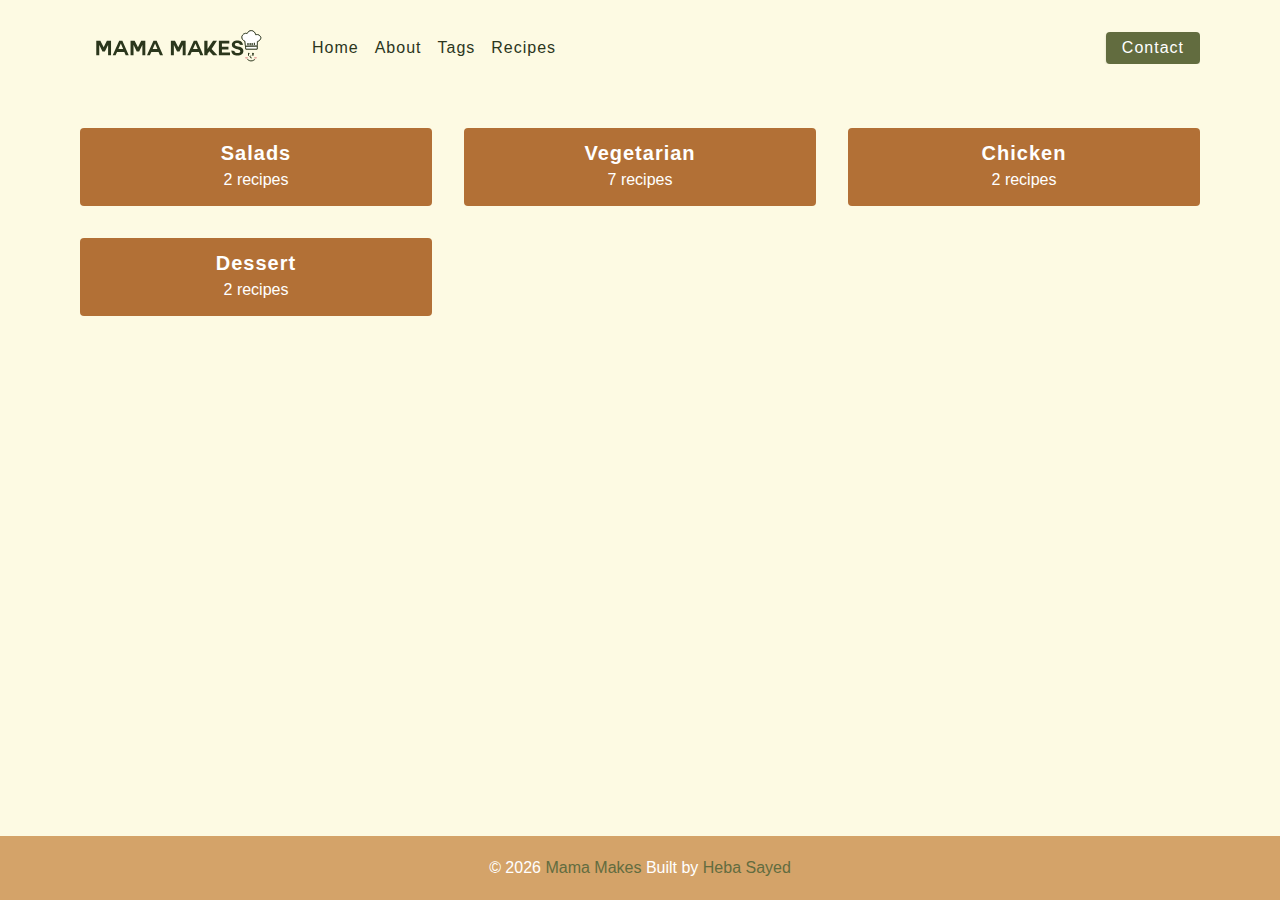
<file: tags.html>
<!DOCTYPE html>
<html lang="en">
  <head>
    <meta charset="UTF-8" />
    <meta http-equiv="X-UA-Compatible" content="IE=edge" />
    <meta name="viewport" content="width=device-width, initial-scale=1.0" />
    <title>Tags</title>
    <!-- favicon -->
    <link rel="shortcut icon" href="./assets/favicon.ico" type="image/x-icon" />
    <!-- normalize -->
    <link rel="stylesheet" href="./css/normalize.css" />
    <!-- font-awesome -->
    <link
      rel="stylesheet"
      href="https://cdnjs.cloudflare.com/ajax/libs/font-awesome/5.14.0/css/all.min.css"
    />
    <!-- main css -->
    <link rel="stylesheet" href="./css/main.css" />
  </head>
  <body>
    <!-- nav  -->
    <nav class="navbar">
      <div class="nav-center">
        <div class="nav-header">
          <a href="index.html" class="nav-logo">
            <img src="./assets/logo.svg" alt="simply recipes" />
          </a>
          <button class="nav-btn btn">
            <i class="fas fa-align-justify"></i>
          </button>
        </div>
        <div class="nav-links">
          <a href="index.html" class="nav-link"> home </a>
          <a href="about.html" class="nav-link"> about </a>
          <a href="tags.html" class="nav-link"> tags </a>
          <a href="recipes.html" class="nav-link"> recipes </a>

          <div class="nav-link contact-link">
            <a href="contact.html" class="btn"> contact </a>
          </div>
        </div>
      </div>
    </nav>
    <!-- end of nav -->
    <main class="page">
      <section class="tags-wrapper">
        <!-- single tag -->
        <a href="salads.html" class="tag">
          <h5>Salads</h5>
          <p>2 recipes</p>
        </a>
        <!-- end of single tag -->
        <!-- single tag -->
        <a href="vegetarian.html" class="tag">
          <h5>Vegetarian</h5>
          <p>7 recipes</p>
        </a>
        <!-- end of single tag -->
        <!-- single tag -->
        <a href="chicken.html" class="tag">
          <h5>Chicken</h5>
          <p>2 recipes</p>
        </a>
        <!-- end of single tag -->
        <!-- single tag -->
        <a href="dessert.html" class="tag">
          <h5>Dessert</h5>
          <p>2 recipes</p>
        </a>
        <!-- end of single tag -->
      </section>
    </main>
    <!-- footer -->
    <footer class="page-footer">
      <p>
        &copy; <span id="date"></span>
        <span class="footer-logo">Mama Makes</span> Built by
        <a href="https://www.hebasayed.com/">Heba Sayed</a>
      </p>
    </footer>
    <script src="./js/app.js"></script>
  </body>
</html>
</file>
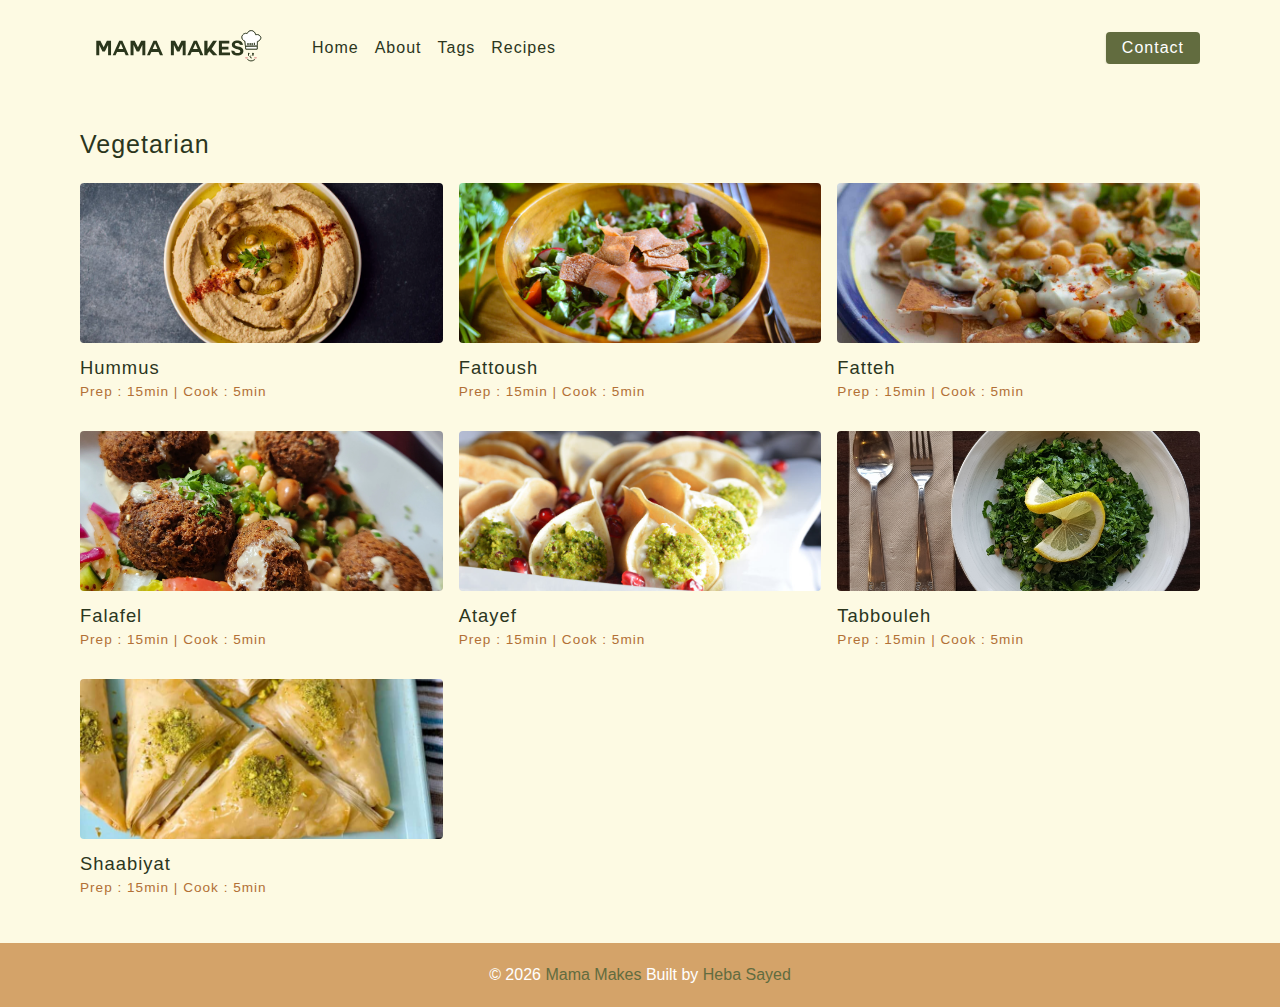
<file: vegetarian.html>
<!DOCTYPE html>
<html lang="en">
  <head>
    <meta charset="UTF-8" />
    <meta http-equiv="X-UA-Compatible" content="IE=edge" />
    <meta name="viewport" content="width=device-width, initial-scale=1.0" />
    <title>Recipe Template</title>
    <!-- favicon -->
    <link rel="shortcut icon" href="./assets/favicon.ico" type="image/x-icon" />
    <!-- normalize -->
    <link rel="stylesheet" href="./css/normalize.css" />
    <!-- font-awesome -->
    <link
      rel="stylesheet"
      href="https://cdnjs.cloudflare.com/ajax/libs/font-awesome/5.14.0/css/all.min.css"
    />
    <!-- main css -->
    <link rel="stylesheet" href="./css/main.css" />
  </head>
  <body>
    <!-- nav  -->
    <nav class="navbar">
      <div class="nav-center">
        <div class="nav-header">
          <a href="index.html" class="nav-logo">
            <img src="./assets/logo.svg" alt="simply recipes" />
          </a>
          <button class="nav-btn btn">
            <i class="fas fa-align-justify"></i>
          </button>
        </div>
        <div class="nav-links">
          <a href="index.html" class="nav-link"> home </a>
          <a href="about.html" class="nav-link"> about </a>
          <a href="tags.html" class="nav-link"> tags </a>
          <a href="recipes.html" class="nav-link"> recipes </a>

          <div class="nav-link contact-link">
            <a href="contact.html" class="btn"> contact </a>
          </div>
        </div>
      </div>
    </nav>
    <!-- end of nav -->
    <main class="page">
      <div class="featured-recipes">
        <h4>Vegetarian</h4>
        <!-- recipes list -->
        <div class="recipes-list">
          <!-- single recipe -->
          <a href="single-recipe.html" class="recipe">
            <img
              src="./assets/recipes/hummus.jpeg"
              class="img recipe-img"
              alt=""
            />
            <h5>Hummus</h5>
            <p>Prep : 15min | Cook : 5min</p>
          </a>
          <!-- end of single recipe -->
          <!-- single recipe -->
          <a href="single-recipe.html" class="recipe">
            <img
              src="./assets/recipes/fattoush.jpeg"
              class="img recipe-img"
              alt=""
            />
            <h5>Fattoush</h5>
            <p>Prep : 15min | Cook : 5min</p>
          </a>
          <!-- end of single recipe -->
          <!-- single recipe -->
          <a href="single-recipe.html" class="recipe">
            <img
              src="./assets/recipes/fatteh.jpeg"
              class="img recipe-img"
              alt=""
            />
            <h5>Fatteh</h5>
            <p>Prep : 15min | Cook : 5min</p>
          </a>
          <!-- end of single recipe -->
          <!-- single recipe -->
          <a href="single-recipe.html" class="recipe">
            <img
              src="./assets/recipes/falafel.jpeg"
              class="img recipe-img"
              alt=""
            />
            <h5>Falafel</h5>
            <p>Prep : 15min | Cook : 5min</p>
          </a>
          <!-- end of single recipe -->
          <!-- single recipe -->
          <a href="single-recipe.html" class="recipe">
            <img
              src="./assets/recipes/atayef.jpeg"
              class="img recipe-img"
              alt=""
            />
            <h5>Atayef</h5>
            <p>Prep : 15min | Cook : 5min</p>
          </a>
          <!-- end of single recipe -->

          <!-- single recipe -->
          <a href="single-recipe.html" class="recipe">
            <img
              src="./assets/recipes/tabbouleh.jpeg"
              class="img recipe-img"
              alt=""
            />
            <h5>Tabbouleh</h5>
            <p>Prep : 15min | Cook : 5min</p>
          </a>
          <!-- end of single recipe -->

          <!-- single recipe -->
          <a href="single-recipe.html" class="recipe">
            <img
              src="./assets/recipes/shaabiyat.jpeg"
              class="img recipe-img"
              alt=""
            />
            <h5>Shaabiyat</h5>
            <p>Prep : 15min | Cook : 5min</p>
          </a>
          <!-- end of single recipe -->
        </div>
        <!-- end of recipe list -->
      </div>
    </main>
    <!-- footer -->
    <footer class="page-footer">
      <p>
        &copy; <span id="date"></span>
        <span class="footer-logo">Mama Makes</span> Built by
        <a href="https://www.hebasayed.com/">Heba Sayed</a>
      </p>
    </footer>
    <script src="./js/app.js"></script>
  </body>
</html>
</file>
<file: css/main.css>
*,
::after,
::before {
  box-sizing: border-box;
}
/* fonts */

@import url('https://fonts.googleapis.com/css2?family=Roboto:wght@400;500;600&family=Montserrat&display=swap');
html {
  font-size: 100%;
} /*16px*/

:root {
  /* colors */
  --primary-500: #626C3F;
  --lightorange-50: #B27036;
  --darkestgreen-700: #2B361D;
  --white: #fff;

  /* fonts  */
  --headingFont: 'Poppins', sans-serif;
  --bodyFont: 'Poppins', sans-serif;
  --smallText: 0.7em;

  /* rest of the vars */
  --backgroundColor: #FDFAE3;
  --textColor: var(--darkestgreen-700);
  --borderRadius: 0.25rem;
  --letterSpacing: 1px;
  --transition: 0.3s ease-in-out all;
  --max-width: 1120px;
  --fixed-width: 600px;

  /* box shadow*/
  --shadow-1: 0 1px 3px 0 rgba(0, 0, 0, 0.1), 0 1px 2px 0 rgba(0, 0, 0, 0.06);
  --shadow-2: 0 4px 6px -1px rgba(0, 0, 0, 0.1),
    0 2px 4px -1px rgba(0, 0, 0, 0.06);
  --shadow-3: 0 10px 15px -3px rgba(0, 0, 0, 0.1),
    0 4px 6px -2px rgba(0, 0, 0, 0.05);
  --shadow-4: 0 20px 25px -5px rgba(0, 0, 0, 0.1),
    0 10px 10px -5px rgba(0, 0, 0, 0.04);
}

body {
  background: var(--backgroundColor);
  font-family: var(--bodyFont);
  font-weight: 400;
  line-height: 1.75;
  color: var(--textColor);
}

p {
  margin-top: 0;
  margin-bottom: 1.5rem;
  max-width: 40em;
}

h1,
h2,
h3,
h4,
h5 {
  margin: 0;
  margin-bottom: 1.38rem;
  font-family: var(--headingFont);
  font-weight: 400;
  line-height: 1.3;
  text-transform: capitalize;
  letter-spacing: var(--letterSpacing);
}

h1 {
  margin-top: 0;
  font-size: 3.052rem;
}

h2 {
  font-size: 2.441rem;
}

h3 {
  font-size: 1.953rem;
}

h4 {
  font-size: 1.563rem;
}

h5 {
  font-size: 1.25rem;
}

small,
.text-small {
  font-size: var(--smallText);
}

a {
  text-decoration: none;
}
ul {
  list-style-type: none;
  padding: 0;
}

.img {
  width: 100%;
  display: block;
  object-fit: cover;
}
/* buttons */

.btn {
  cursor: pointer;
  color: var(--white);
  background: var(--primary-500);
  border: transparent;
  border-radius: var(--borderRadius);
  letter-spacing: var(--letterSpacing);
  padding: 0.375rem 0.75rem;
  box-shadow: var(--shadow-1);
  transition: var(--transtion);
  text-transform: capitalize;
  display: inline-block;
}
.btn:hover {
  background: var(--darkestgreen-700);
  box-shadow: var(--shadow-3);
}
.btn-hipster {
  color: var(--primary-500);
  background: var(--lightorange-50);
}
.btn-hipster:hover {
  color: var(--lightorange-50);
  background: var(--darkestgreen-700);
}
.btn-block {
  width: 100%;
}

/* alerts */
.alert {
  padding: 0.375rem 0.75rem;
  margin-bottom: 1rem;
  border-color: transparent;
  border-radius: var(--borderRadius);
}

.alert-danger {
  color: var(--red-dark);
  background: var(--red-light);
}
.alert-success {
  color: var(--green-dark);
  background: var(--green-light);
}
/* form */

.form {
  width: 90vw;
  max-width: var(--fixed-width);
  background: var(--white);
  border-radius: var(--borderRadius);
  box-shadow: var(--shadow-2);
  padding: 2rem 2.5rem;
  margin: 3rem auto;
}
.form-label {
  display: block;
  font-size: var(--smallText);
  margin-bottom: 0.5rem;
  text-transform: capitalize;
  letter-spacing: var(--letterSpacing);
}
.form-input,
.form-textarea {
  width: 100%;
  padding: 0.375rem 0.75rem;
  border-radius: var(--borderRadius);
  background: var(--backgroundColor);
  border: 1px solid var(--lightorange-50);
}

.form-row {
  margin-bottom: 1rem;
}

.form-textarea {
  height: 7rem;
}
::placeholder {
  font-family: inherit;
  color: var(--lightorange-50);
}
.form-alert {
  color: var(--red-dark);
  letter-spacing: var(--letterSpacing);
  text-transform: capitalize;
}
/* alert */

@keyframes spinner {
  to {
    transform: rotate(360deg);
  }
}

.loading {
  width: 6rem;
  height: 6rem;
  border: 5px solid var(--lightorange-50);
  border-radius: 50%;
  border-top-color: var(--primary-500);
  animation: spinner 0.6s linear infinite;
}
.loading {
  margin: 0 auto;
}
/* title */

.title {
  text-align: center;
}

.title-underline {
  background: var(--primary-500);
  width: 7rem;
  height: 0.25rem;
  margin: 0 auto;
  margin-top: -1rem;
}

/*
=============== 
Navbar
===============
*/

.navbar {
  display: flex;
  align-items: center;
  justify-content: center;
}
.nav-center {
  width: 90vw;
  max-width: var(--max-width);
}
.nav-header {
  height: 6rem;
  display: flex;
  justify-content: space-between;
  align-items: center;
}
.nav-header img {
  width: 200px;
}
.nav-logo {
  display: flex;
  align-items: flex-end;
}

.nav-btn {
  padding: 0.15rem 0.75rem;
}
.nav-btn i {
  font-size: 1.25rem;
}
.nav-links {
  height: 0;
  overflow: hidden;
  display: flex;
  flex-direction: column;
  transition: var(--transition);
}
.show-links {
  height: 23.9375rem;
}

.nav-link {
  display: block;
  text-align: center;
  font-size: 1.25rem;
  text-transform: capitalize;
  color: var(--darkestgreen-700);
  letter-spacing: var(--letterSpacing);
  padding: 1rem 0;
  border-top: 1px solid var(--lightorange-50);
  transition: var(--transition);
}
.nav-link:hover {
  color: var(--primary-500);
}

.contact-link a {
  padding: 0.15rem 1rem;
}

@media screen and (min-width: 992px) {
  .navbar {
    height: 6rem;
  }

  .nav-center {
    display: flex;
    align-items: center;
  }
  .nav-header {
    padding: 0;
    margin-right: 2rem;
    height: auto;
  }

  .nav-btn {
    display: none;
  }
  .nav-links {
    height: auto !important;
    flex-direction: row;
    align-items: center;
    width: 100%;
  }
  .nav-link {
    
    padding: 0;
    border-top: none;
    margin-right: 1rem;
    font-size: 1rem;
  }
  .contact-link {
    margin-right: 0;
    margin-left: auto;
  }
}
/*
=============== 
Page
===============
*/

.page {
  width: 90vw;
  max-width: var(--max-width);
  margin: 0 auto;
}
.page {
  padding-top: 2rem;
  min-height: calc(100vh - (6rem + 4rem));
}
/*
=============== 
Footer
===============
*/

.page-footer {
  text-align: center;
  height: 4rem;
  display: flex;
  align-items: center;
  justify-content: center;
  background: #D4A369;
  color: var(--white);
}
.page-footer h5 {
  margin-top: 0;
  margin-bottom: 0;
}
.page-footer p {
  margin-bottom: 0;
}
.page-footer .footer-logo,
.page-footer a {
  color: var(--primary-500);
}
/*
=============== 
Hero
===============
*/

.hero {
  height: 40vh;
  position: relative;
  margin-bottom: 2rem;
  background: url('../assets/main.jpeg') center/cover no-repeat; 
  border-radius: var(--borderRadius);
}
.hero-container {
  position: absolute;
  top: 0;
  left: 0;
  width: 100%;
  height: 100%;
  display: flex;
  align-items: center;
  justify-content: center;
  border-radius: var(--borderRadius);
}
.hero-svg {
  width: 100%; /* Adjust the width as needed */
  height: auto; /* This ensures the aspect ratio is maintained */
}

@media only screen and (min-width: 768px) {
  .hero-text h1 {
    font-size: 4rem;
    margin-bottom: 0;
  }
}

/*
=============== 
Recipes 
===============
*/

.recipes-container {
  display: grid;
  gap: 2rem 1rem;
}

.recipes-list {
  display: grid;
  gap: 2rem 1rem;
  padding-bottom: 3rem;
}
.tags-container {
  order: 1;
  display: flex;
  flex-direction: column;
  padding-bottom: 3rem;
  /* background: blue; */
}
.tags-container h4 {
  margin-bottom: 0.5rem;
  font-weight: 500;
}
.tags-list {
  display: grid;
  grid-template-columns: 1fr 1fr 1fr;
}
.tags-list a {
  text-transform: capitalize;
  display: block;
  color: #D4A369;
  transition: var(--transition);
}
.tags-list a:hover {
  color: var(--primary-500);
}
.recipe {
  display: block;
  transition: transform 0.3s cubic-bezier(0.25, 0.46, 0.45, 0.94);
}

.recipe:hover {
  transform: scale(1.05); /* Scale up by 5% when hovered */
}

.recipe-img {
  height: 15rem;
  border-radius: var(--borderRadius);
  margin-bottom: 1rem;
}
.recipe h5 {
  margin-bottom: 0;
  margin-top: 0.25rem;
  line-height: 1;
  color: var(--darkestgreen-700);
}
.recipe p {
  margin-bottom: 0;
  line-height: 1;
  color: var(--lightorange-50);
  margin-top: 0.5rem;
  letter-spacing: var(--letterSpacing);
}
@media screen and (min-width: 576px) {
  .recipes-list {
    grid-template-columns: 1fr 1fr;
  }
  .recipe-img {
    height: 10rem;
  }
}

@media screen and (min-width: 992px) {
  .recipes-container {
    grid-template-columns: 200px 1fr;
    gap: 1rem;
  }
  .recipes-list {
    grid-template-columns: 1fr 1fr;
  }

  .recipe p {
    font-size: 0.85rem;
  }
  .tags-container {
    order: 0;
    /* background: blue; */
  }
  .tags-list {
    display: grid;
    grid-template-columns: 1fr;
  }
}

@media screen and (min-width: 1200px) {
  .recipe h5 {
    font-size: 1.15rem;
  }
  .recipes-list {
    grid-template-columns: 1fr 1fr 1fr;
  }
}
/*
=============== 
Error
===============
*/
.error-page {
  text-align: center;
  padding-top: 5rem;
}
.error-page h1 {
  font-size: 9rem;
}
/*
=============== 
About Page
===============
*/

.about-page h2 {
  text-transform: none;
  font-weight: bold;
}
.about-page {
  display: grid;
  gap: 2rem 4rem;
  padding-bottom: 3rem;
}
.about-img {
  border-radius: var(--borderRadius);
  height: 300px;
}

@media screen and (min-width: 992px) {
  .about-page {
    grid-template-columns: 1fr 1fr;
    grid-template-rows: 400px;
    align-items: center;
  }
  .about-img {
    height: 100%;
  }
}

.featured-title {
  text-align: center;
}
/*
=============== 
Contact Page
===============
*/
.contact-form {
  width: 100%;
  margin: 0;
}
.contact-container {
  display: grid;
  gap: 2rem 3rem;
  padding-bottom: 3rem;
}
@media screen and (min-width: 992px) {
  .contact-container {
    grid-template-columns: 1fr 450px;
    align-items: center;
  }
}

/*
=============== 
Tags Page
===============
*/

.tags-wrapper {
  display: grid;
  gap: 2rem;
  padding-bottom: 3rem;
}
.tag {
  background: var(--lightorange-50);
  border-radius: var(--borderRadius);
  text-align: center;
  color: var(--white);
  transition: var(--transition);
  padding: 0.75rem 0;
}
.tag:hover {
  background: var(--primary-500);
}
.tag h5,
.tag p {
  margin-bottom: 0;
}
.tag h5 {
  font-weight: 600;
}
@media screen and (min-width: 576px) {
  .tags-wrapper {
    grid-template-columns: 1fr 1fr;
  }
}
@media screen and (min-width: 992px) {
  .tags-wrapper {
    grid-template-columns: 1fr 1fr 1fr;
  }
}

/*
=============== 
Recipe Template
===============
*/

.recipe-hero {
  display: grid;
  gap: 3rem;
}

.recipe-hero-img {
  height: 300px;
  border-radius: var(--borderRadius);
}
.recipe-info p {
  color: var(--lightorange-50);
}
.recipe-icons {
  display: grid;
  grid-template-columns: repeat(3, 1fr);
  gap: 1rem;
  margin: 2rem 0;
  text-align: center;
}
.recipe-icons i {
  font-size: 1.5rem;
  color: var(--primary-500);
}
.recipe-icons h5,
.recipe-icons p {
  margin-bottom: 0;
  font-size: 0.85em;
}

.recipe-icons p {
  color: var(--lightorange-50);
}
.recipe-tags {
  display: flex;
  align-items: center;
  flex-wrap: wrap;
  font-size: 0.7em;
  font-weight: 600;
}
.recipe-tags a {
  background: var(--primary-500);
  border-radius: var(--borderRadius);
  color: var(--white);
  padding: 0.05rem 0.5rem;
  margin: 0 0.25rem;
  text-transform: capitalize;
}
@media screen and (min-width: 992px) {
  .recipe-hero {
    grid-template-columns: 4fr 5fr;
    align-items: center;
  }
}
.recipe-content {
  padding: 3rem 0;
  display: grid;
  gap: 2rem 5rem;
}
@media screen and (min-width: 992px) {
  .recipe-content {
    grid-template-columns: 2fr 1fr;
  }
}
.single-instruction header {
  display: grid;
  grid-template-columns: auto 1fr;
  gap: 1.5rem;
  align-items: center;
}
.single-instruction header p {
  text-transform: uppercase;
  font-weight: 600;
  color: var(--primary-500);
  margin-bottom: 0;
}
.single-instruction > p {
  color: var(--darkestgreen-700);
}

.single-instruction header div {
  height: 2px;
  background: var(--lightorange-50);
}

.second-column {
  display: grid;
  row-gap: 2rem;
}

.single-ingredient {
  border-bottom: 2px solid var(--lightorange-50);
  padding-bottom: 0.75rem;
  color: var(--darkestgreen-700);
}
.single-tool {
  border-bottom: 2px solid var(--lightorange-50);
  padding-bottom: 0.75rem;
  color: var(--primary-500);
  text-transform: capitalize;
}
</file>
